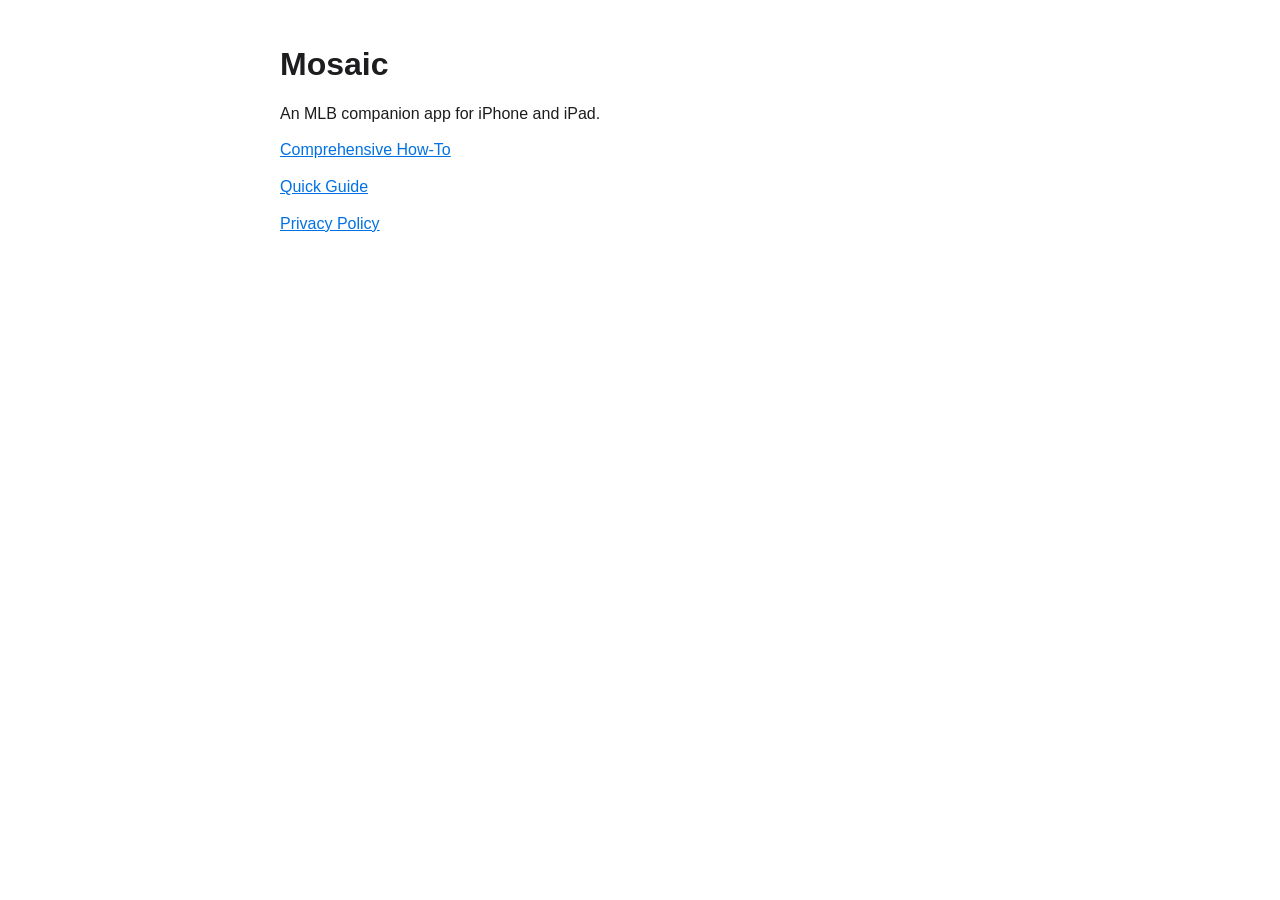
<file: index.html>
<!DOCTYPE html>
<html lang="en">
<head>
<meta charset="UTF-8">
<meta name="viewport" content="width=device-width, initial-scale=1">
<title>Mosaic</title>
<style>
body { font-family: -apple-system, BlinkMacSystemFont, 'SF Pro Text', Segoe UI, Roboto, sans-serif; max-width: 720px; margin: 2.5rem auto; padding: 0 1.25rem; color: #1d1d1f; line-height: 1.55; }
h1 { font-size: 2rem; margin-bottom: 0.25rem; }
p { margin: 0.75rem 0; }
a { color: #0071e3; }
</style>
</head>
<body>
<h1>Mosaic</h1>
<p>An MLB companion app for iPhone and iPad.</p>
<p><a href="./how-to.html">Comprehensive How-To</a></p>
<p><a href="./about.html">Quick Guide</a></p>
<p><a href="./privacy.html">Privacy Policy</a></p>
</body>
</html>
</file>
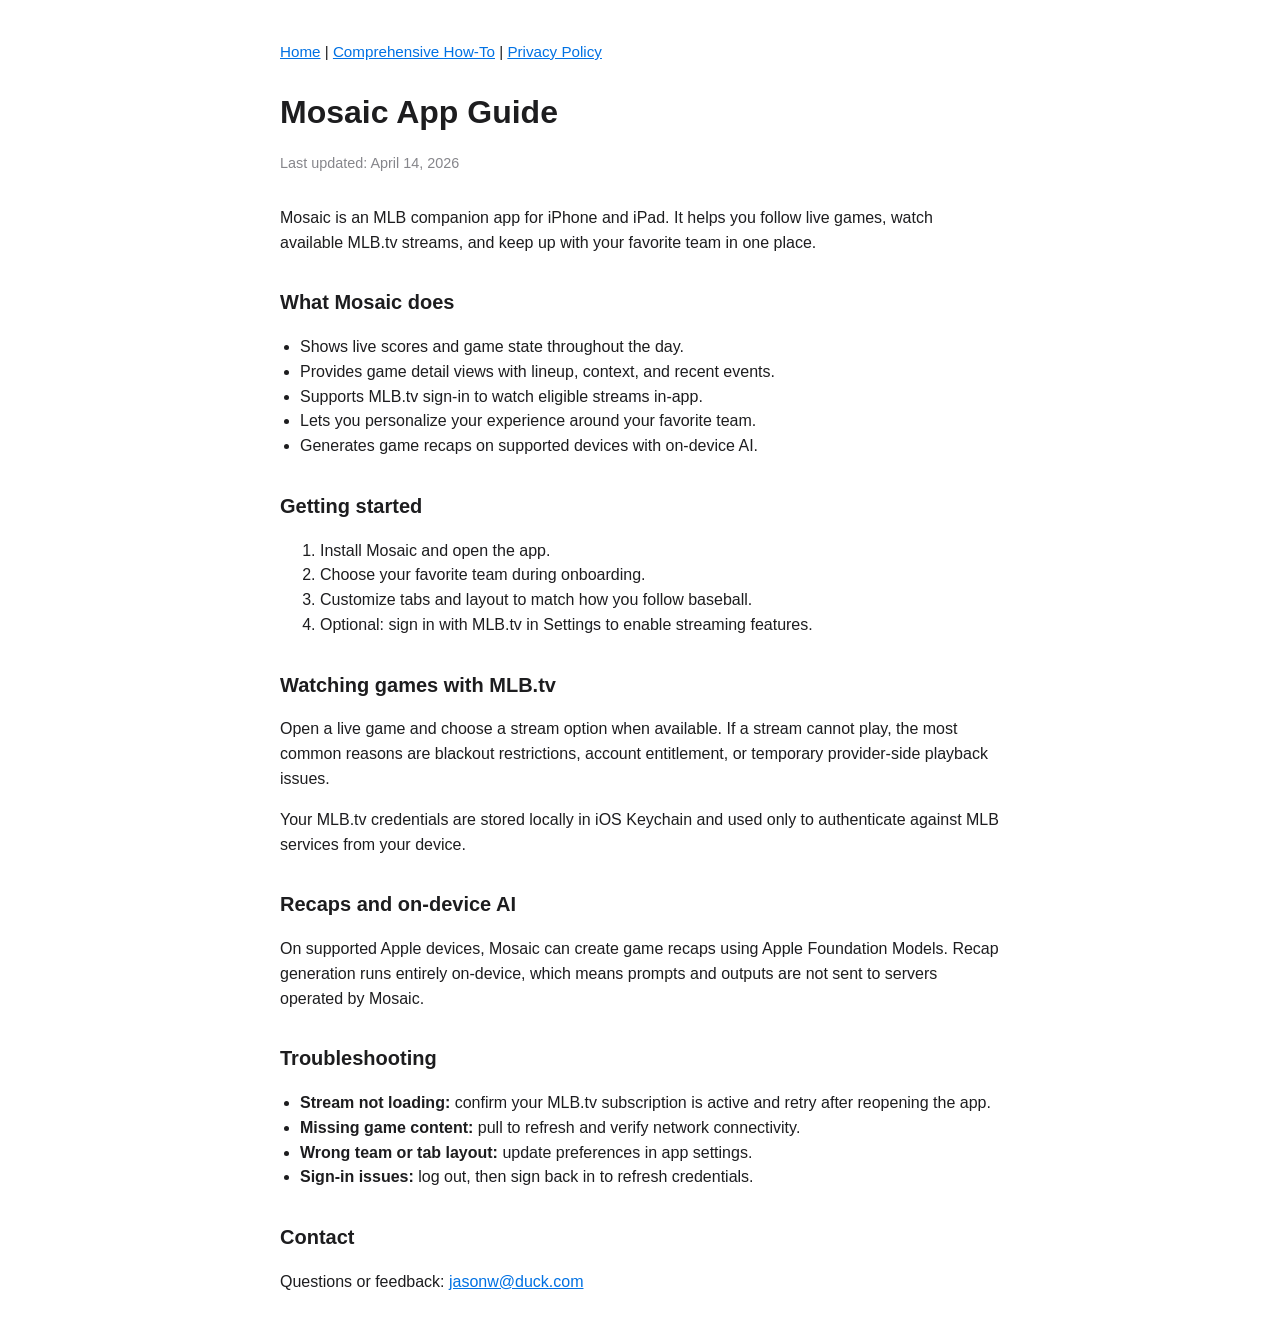
<file: about.html>
<!DOCTYPE html>
<html lang="en">
<head>
<meta charset="UTF-8">
<meta name="viewport" content="width=device-width, initial-scale=1">
<title>Mosaic - App Guide</title>
<style>
  body { font-family: -apple-system, BlinkMacSystemFont, 'SF Pro Text', Segoe UI, Roboto, sans-serif; max-width: 720px; margin: 2.5rem auto; padding: 0 1.25rem; color: #1d1d1f; line-height: 1.55; }
  h1 { font-size: 2rem; margin-bottom: 0.25rem; }
  h2 { font-size: 1.25rem; margin-top: 2rem; }
  .meta { color: #86868b; font-size: 0.9rem; margin-bottom: 2rem; }
  .nav { margin-bottom: 1.5rem; font-size: 0.95rem; }
  a { color: #0071e3; }
  code { background: #f5f5f7; padding: 0.1em 0.3em; border-radius: 4px; font-size: 0.92em; }
  ul { padding-left: 1.25rem; }
</style>
</head>
<body>
<p class="nav"><a href="./index.html">Home</a> | <a href="./how-to.html">Comprehensive How-To</a> | <a href="./privacy.html">Privacy Policy</a></p>

<h1>Mosaic App Guide</h1>
<p class="meta">Last updated: April 14, 2026</p>

<p>Mosaic is an MLB companion app for iPhone and iPad. It helps you follow live games, watch available MLB.tv streams, and keep up with your favorite team in one place.</p>

<h2>What Mosaic does</h2>
<ul>
  <li>Shows live scores and game state throughout the day.</li>
  <li>Provides game detail views with lineup, context, and recent events.</li>
  <li>Supports MLB.tv sign-in to watch eligible streams in-app.</li>
  <li>Lets you personalize your experience around your favorite team.</li>
  <li>Generates game recaps on supported devices with on-device AI.</li>
</ul>

<h2>Getting started</h2>
<ol>
  <li>Install Mosaic and open the app.</li>
  <li>Choose your favorite team during onboarding.</li>
  <li>Customize tabs and layout to match how you follow baseball.</li>
  <li>Optional: sign in with MLB.tv in Settings to enable streaming features.</li>
</ol>

<h2>Watching games with MLB.tv</h2>
<p>Open a live game and choose a stream option when available. If a stream cannot play, the most common reasons are blackout restrictions, account entitlement, or temporary provider-side playback issues.</p>
<p>Your MLB.tv credentials are stored locally in iOS Keychain and used only to authenticate against MLB services from your device.</p>

<h2>Recaps and on-device AI</h2>
<p>On supported Apple devices, Mosaic can create game recaps using Apple Foundation Models. Recap generation runs entirely on-device, which means prompts and outputs are not sent to servers operated by Mosaic.</p>

<h2>Troubleshooting</h2>
<ul>
  <li><strong>Stream not loading:</strong> confirm your MLB.tv subscription is active and retry after reopening the app.</li>
  <li><strong>Missing game content:</strong> pull to refresh and verify network connectivity.</li>
  <li><strong>Wrong team or tab layout:</strong> update preferences in app settings.</li>
  <li><strong>Sign-in issues:</strong> log out, then sign back in to refresh credentials.</li>
</ul>

<h2>Contact</h2>
<p>Questions or feedback: <a href="mailto:jasonw@duck.com">jasonw@duck.com</a></p>
</body>
</html>
</file>
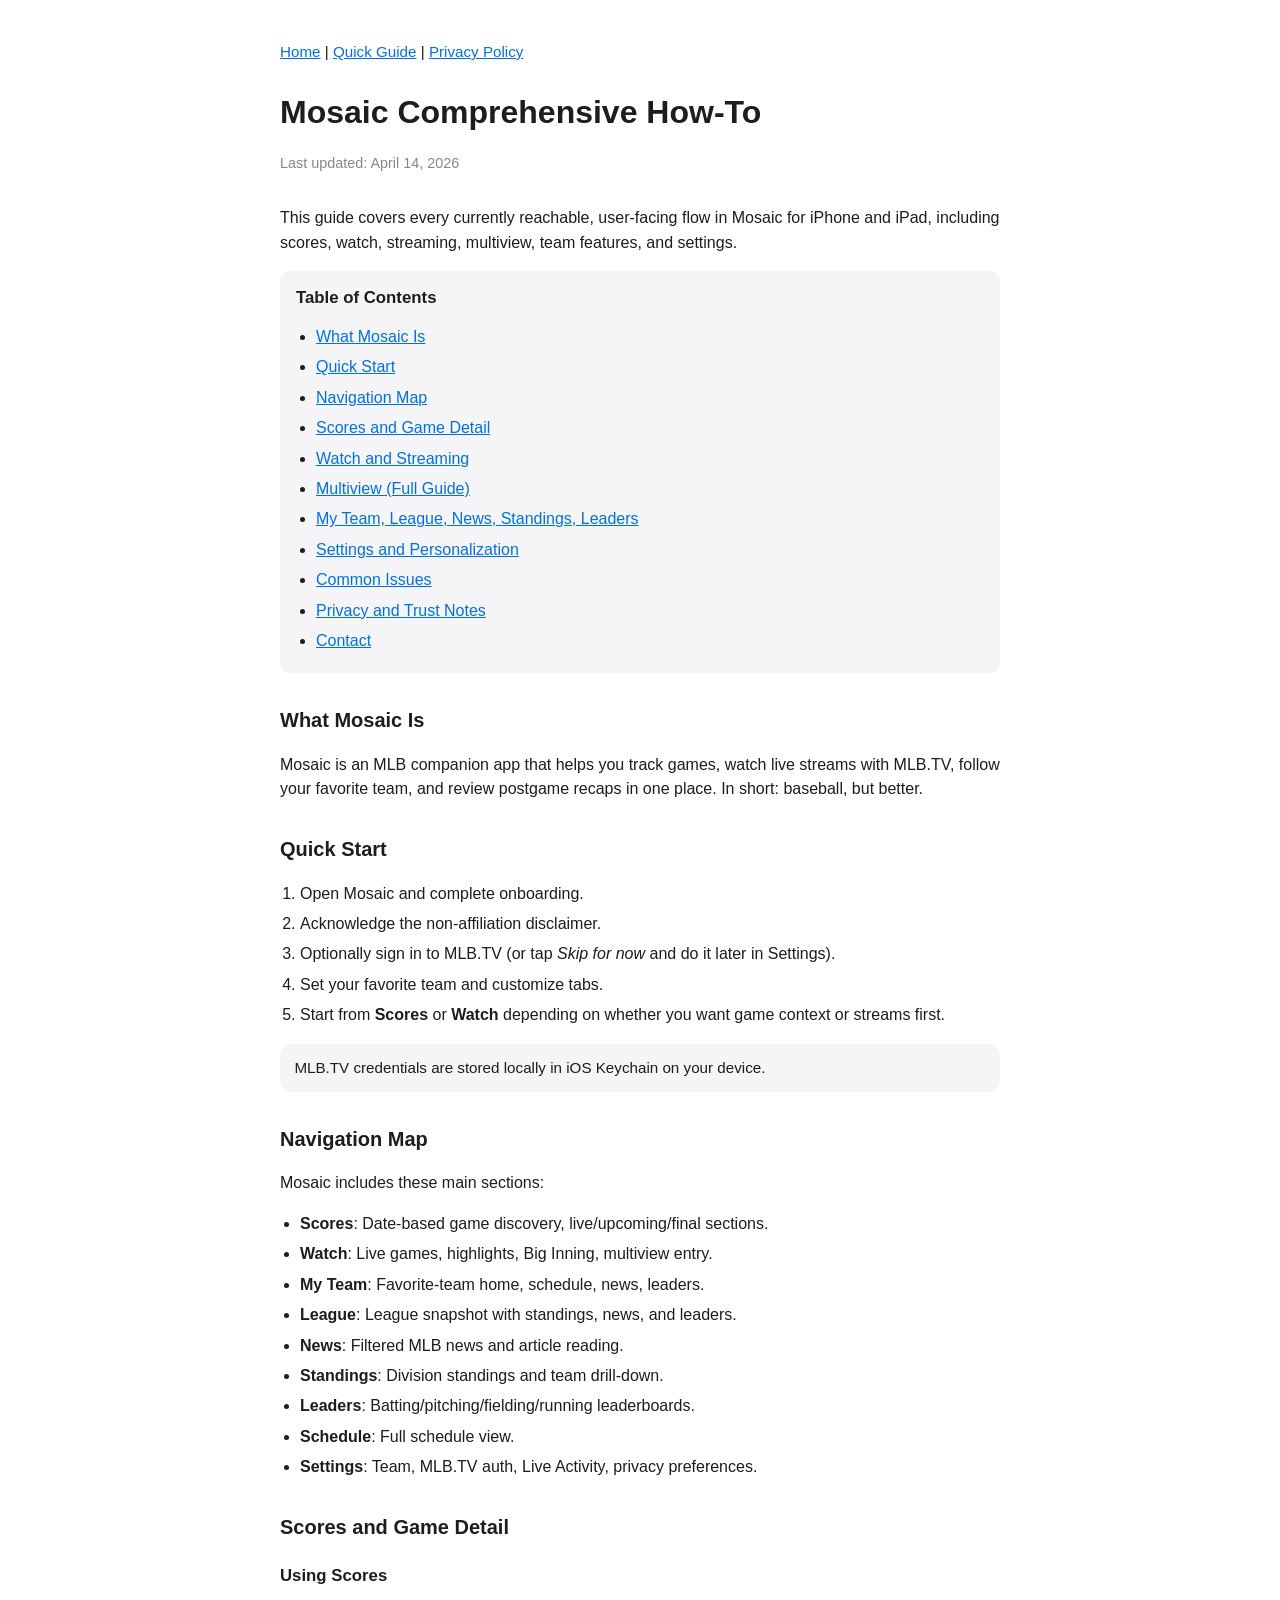
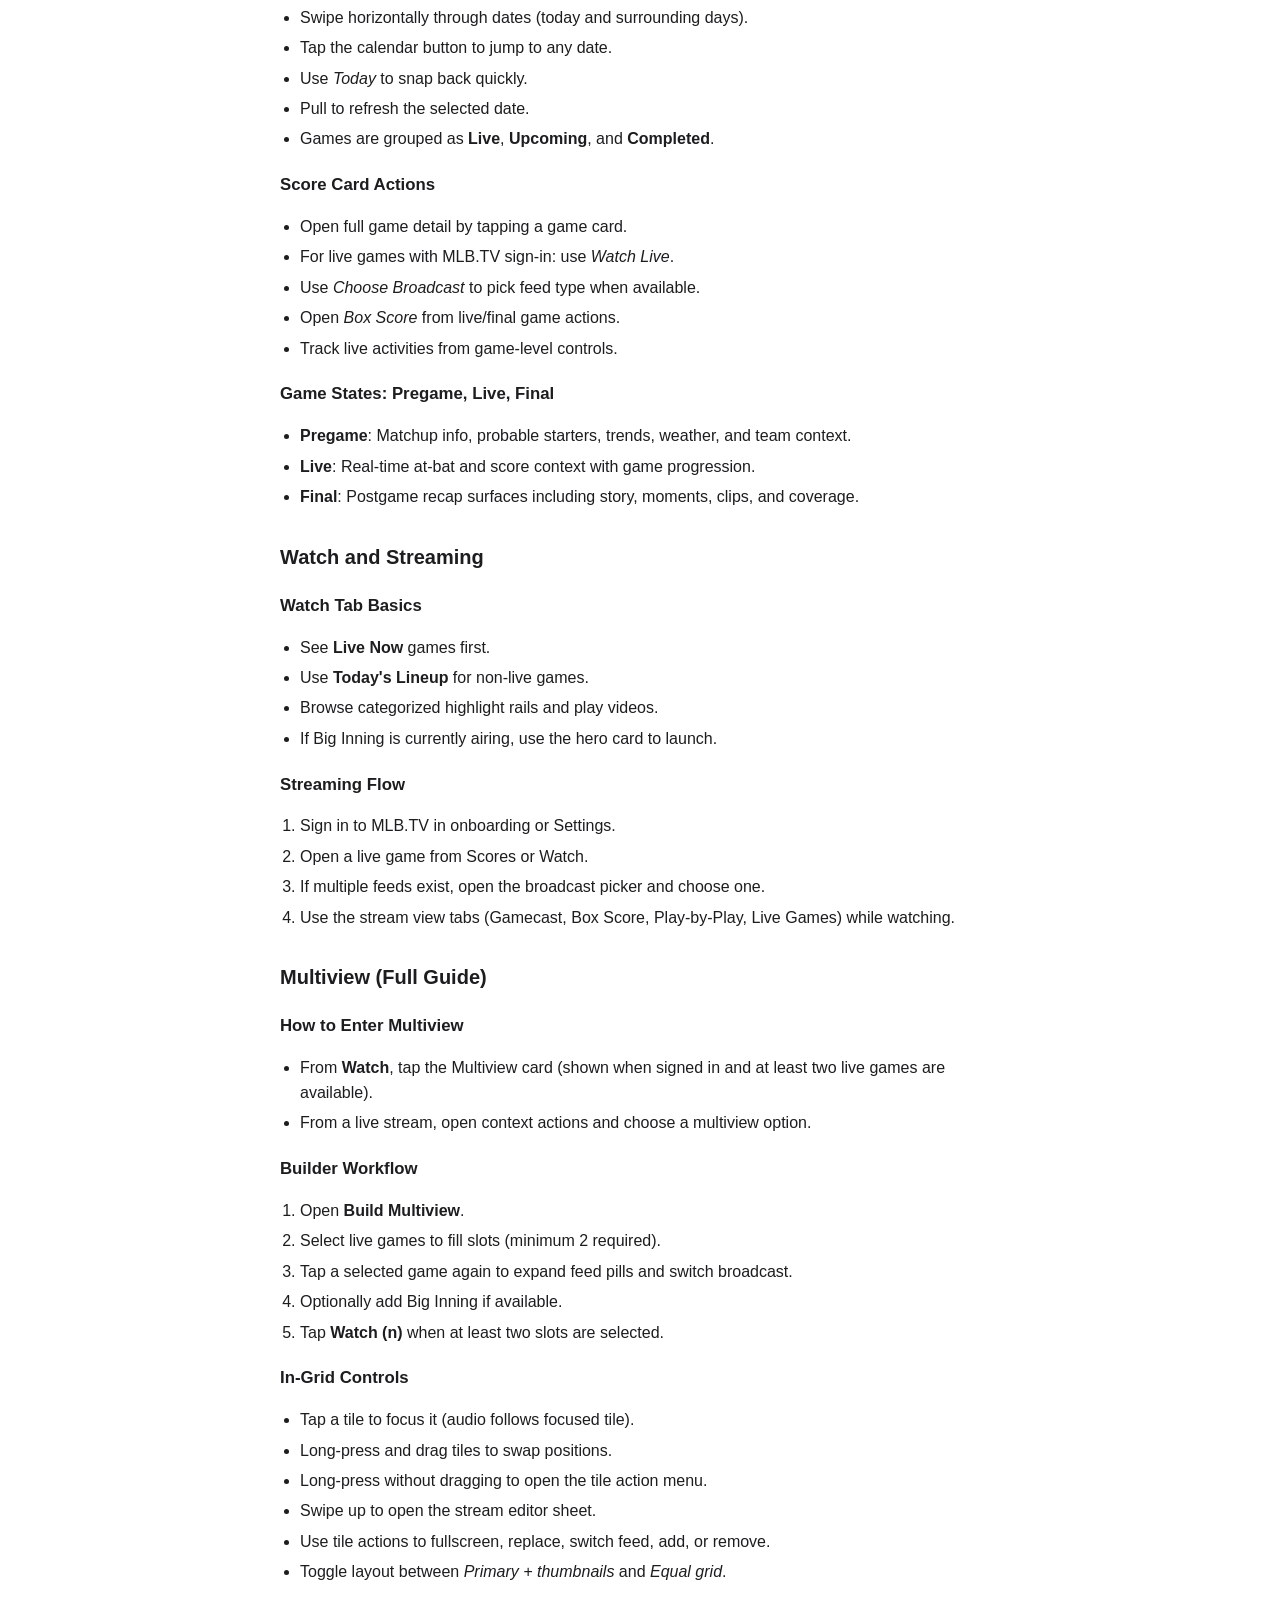
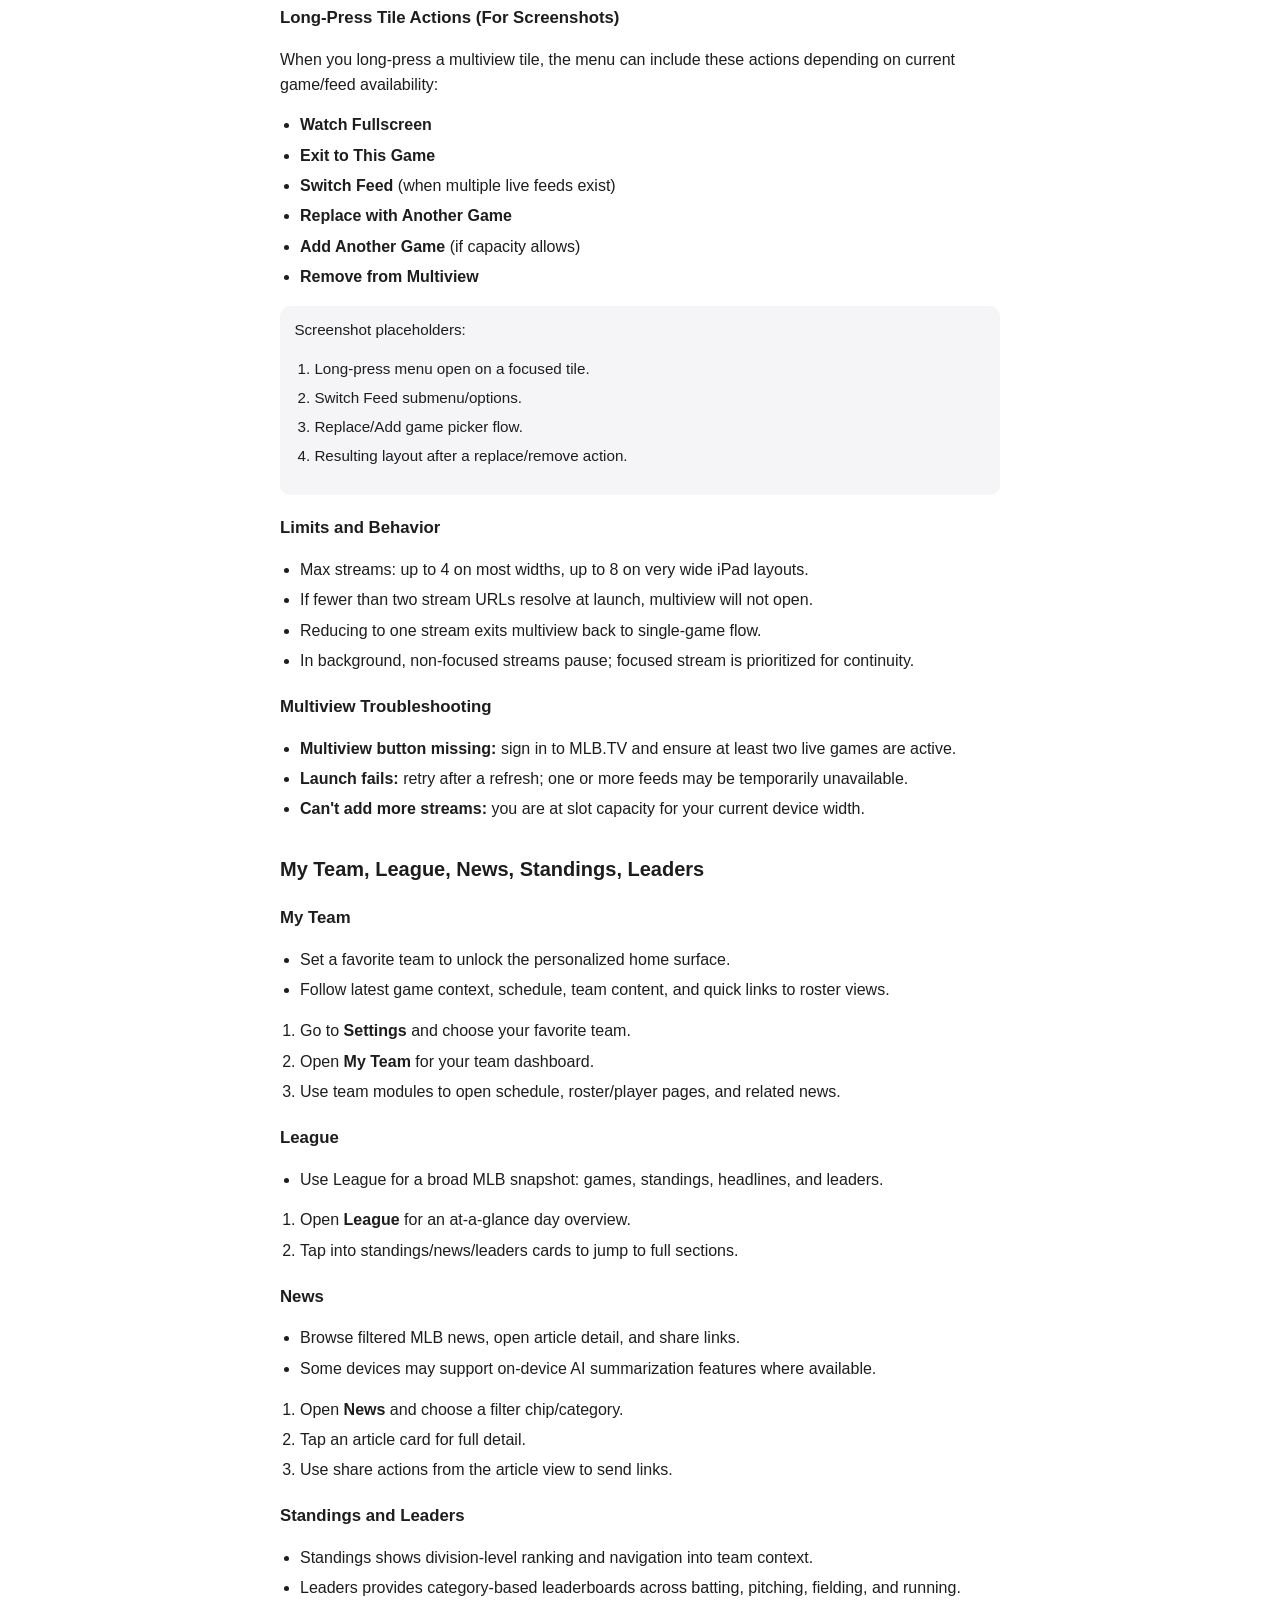
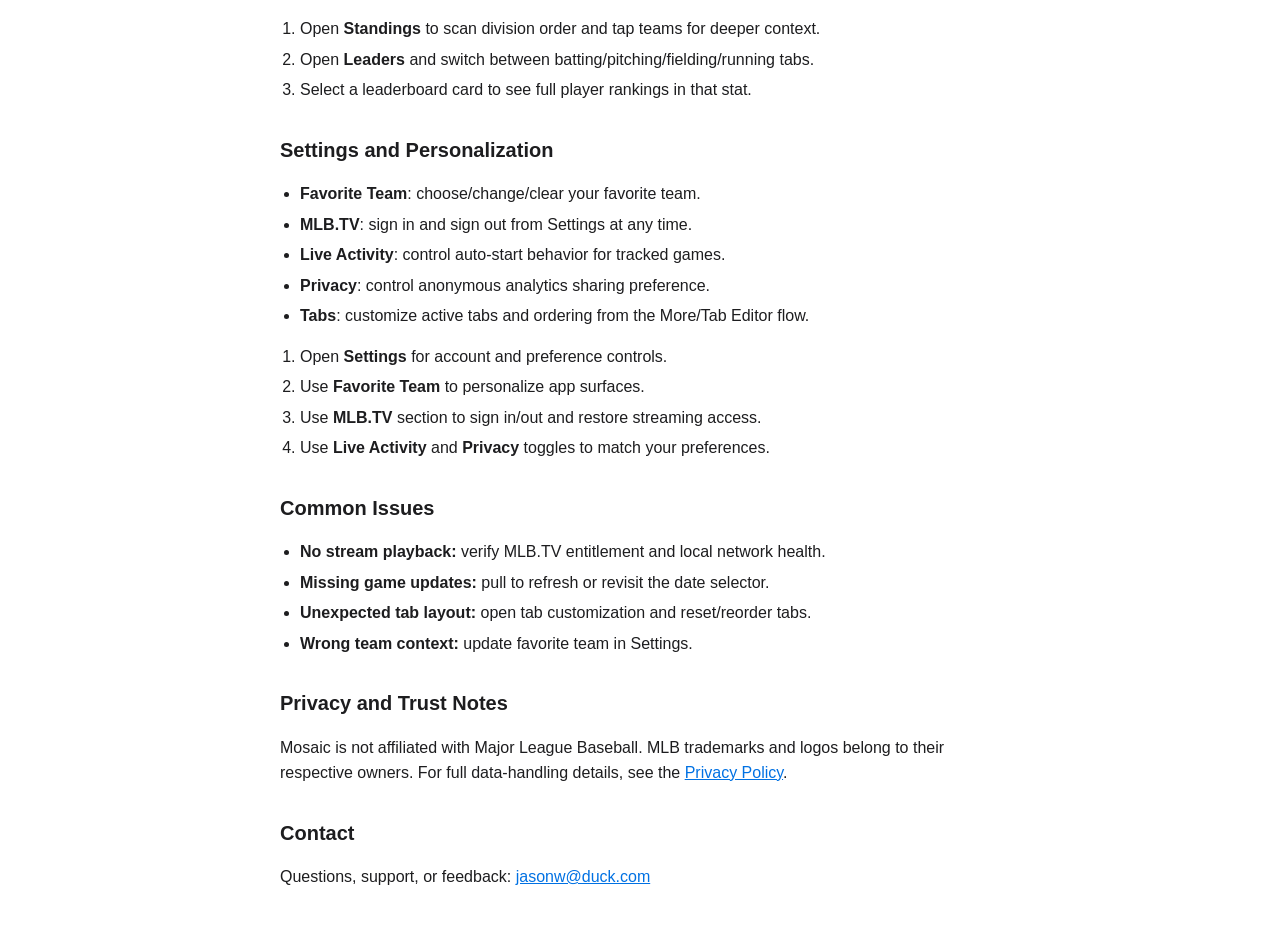
<file: how-to.html>
<!DOCTYPE html>
<html lang="en">
<head>
<meta charset="UTF-8">
<meta name="viewport" content="width=device-width, initial-scale=1">
<title>Mosaic - Comprehensive How-To</title>
<style>
  body { font-family: -apple-system, BlinkMacSystemFont, 'SF Pro Text', Segoe UI, Roboto, sans-serif; max-width: 720px; margin: 2.5rem auto; padding: 0 1.25rem; color: #1d1d1f; line-height: 1.55; }
  h1 { font-size: 2rem; margin-bottom: 0.25rem; }
  h2 { font-size: 1.25rem; margin-top: 2rem; }
  h3 { font-size: 1.05rem; margin-top: 1.25rem; }
  .meta { color: #86868b; font-size: 0.9rem; margin-bottom: 2rem; }
  .nav { margin-bottom: 1.5rem; font-size: 0.95rem; }
  .note { background: #f5f5f7; border-radius: 10px; padding: 0.75rem 0.9rem; font-size: 0.95rem; }
  .toc { background: #f5f5f7; border-radius: 10px; padding: 0.85rem 1rem; margin: 1rem 0 1.5rem; }
  .toc h2 { margin-top: 0; font-size: 1.05rem; }
  .toc ul { margin: 0; }
  a { color: #0071e3; }
  code { background: #f5f5f7; padding: 0.1em 0.3em; border-radius: 4px; font-size: 0.92em; }
  ul, ol { padding-left: 1.25rem; }
  li { margin: 0.35rem 0; }
</style>
</head>
<body>
<p class="nav"><a href="./index.html">Home</a> | <a href="./about.html">Quick Guide</a> | <a href="./privacy.html">Privacy Policy</a></p>

<h1>Mosaic Comprehensive How-To</h1>
<p class="meta">Last updated: April 14, 2026</p>

<p>This guide covers every currently reachable, user-facing flow in Mosaic for iPhone and iPad, including scores, watch, streaming, multiview, team features, and settings.</p>

<div class="toc">
  <h2>Table of Contents</h2>
  <ul>
    <li><a href="#what-mosaic-is">What Mosaic Is</a></li>
    <li><a href="#quick-start">Quick Start</a></li>
    <li><a href="#navigation-map">Navigation Map</a></li>
    <li><a href="#scores-and-game-detail">Scores and Game Detail</a></li>
    <li><a href="#watch-and-streaming">Watch and Streaming</a></li>
    <li><a href="#multiview">Multiview (Full Guide)</a></li>
    <li><a href="#my-team-league-news-standings-leaders">My Team, League, News, Standings, Leaders</a></li>
    <li><a href="#settings-and-personalization">Settings and Personalization</a></li>
    <li><a href="#common-issues">Common Issues</a></li>
    <li><a href="#privacy-and-trust-notes">Privacy and Trust Notes</a></li>
    <li><a href="#contact">Contact</a></li>
  </ul>
</div>

<h2 id="what-mosaic-is">What Mosaic Is</h2>
<p>Mosaic is an MLB companion app that helps you track games, watch live streams with MLB.TV, follow your favorite team, and review postgame recaps in one place. In short: baseball, but better.</p>

<h2 id="quick-start">Quick Start</h2>
<ol>
  <li>Open Mosaic and complete onboarding.</li>
  <li>Acknowledge the non-affiliation disclaimer.</li>
  <li>Optionally sign in to MLB.TV (or tap <em>Skip for now</em> and do it later in Settings).</li>
  <li>Set your favorite team and customize tabs.</li>
  <li>Start from <strong>Scores</strong> or <strong>Watch</strong> depending on whether you want game context or streams first.</li>
</ol>

<div class="note">
  MLB.TV credentials are stored locally in iOS Keychain on your device.
</div>

<h2 id="navigation-map">Navigation Map</h2>
<p>Mosaic includes these main sections:</p>
<ul>
  <li><strong>Scores</strong>: Date-based game discovery, live/upcoming/final sections.</li>
  <li><strong>Watch</strong>: Live games, highlights, Big Inning, multiview entry.</li>
  <li><strong>My Team</strong>: Favorite-team home, schedule, news, leaders.</li>
  <li><strong>League</strong>: League snapshot with standings, news, and leaders.</li>
  <li><strong>News</strong>: Filtered MLB news and article reading.</li>
  <li><strong>Standings</strong>: Division standings and team drill-down.</li>
  <li><strong>Leaders</strong>: Batting/pitching/fielding/running leaderboards.</li>
  <li><strong>Schedule</strong>: Full schedule view.</li>
  <li><strong>Settings</strong>: Team, MLB.TV auth, Live Activity, privacy preferences.</li>
</ul>

<h2 id="scores-and-game-detail">Scores and Game Detail</h2>

<h3>Using Scores</h3>
<ul>
  <li>Swipe horizontally through dates (today and surrounding days).</li>
  <li>Tap the calendar button to jump to any date.</li>
  <li>Use <em>Today</em> to snap back quickly.</li>
  <li>Pull to refresh the selected date.</li>
  <li>Games are grouped as <strong>Live</strong>, <strong>Upcoming</strong>, and <strong>Completed</strong>.</li>
</ul>

<h3>Score Card Actions</h3>
<ul>
  <li>Open full game detail by tapping a game card.</li>
  <li>For live games with MLB.TV sign-in: use <em>Watch Live</em>.</li>
  <li>Use <em>Choose Broadcast</em> to pick feed type when available.</li>
  <li>Open <em>Box Score</em> from live/final game actions.</li>
  <li>Track live activities from game-level controls.</li>
</ul>

<h3>Game States: Pregame, Live, Final</h3>
<ul>
  <li><strong>Pregame</strong>: Matchup info, probable starters, trends, weather, and team context.</li>
  <li><strong>Live</strong>: Real-time at-bat and score context with game progression.</li>
  <li><strong>Final</strong>: Postgame recap surfaces including story, moments, clips, and coverage.</li>
</ul>

<h2 id="watch-and-streaming">Watch and Streaming</h2>

<h3>Watch Tab Basics</h3>
<ul>
  <li>See <strong>Live Now</strong> games first.</li>
  <li>Use <strong>Today&apos;s Lineup</strong> for non-live games.</li>
  <li>Browse categorized highlight rails and play videos.</li>
  <li>If Big Inning is currently airing, use the hero card to launch.</li>
</ul>

<h3>Streaming Flow</h3>
<ol>
  <li>Sign in to MLB.TV in onboarding or Settings.</li>
  <li>Open a live game from Scores or Watch.</li>
  <li>If multiple feeds exist, open the broadcast picker and choose one.</li>
  <li>Use the stream view tabs (Gamecast, Box Score, Play-by-Play, Live Games) while watching.</li>
</ol>

<h2 id="multiview">Multiview (Full Guide)</h2>

<h3>How to Enter Multiview</h3>
<ul>
  <li>From <strong>Watch</strong>, tap the Multiview card (shown when signed in and at least two live games are available).</li>
  <li>From a live stream, open context actions and choose a multiview option.</li>
</ul>

<h3>Builder Workflow</h3>
<ol>
  <li>Open <strong>Build Multiview</strong>.</li>
  <li>Select live games to fill slots (minimum 2 required).</li>
  <li>Tap a selected game again to expand feed pills and switch broadcast.</li>
  <li>Optionally add Big Inning if available.</li>
  <li>Tap <strong>Watch (n)</strong> when at least two slots are selected.</li>
</ol>

<h3>In-Grid Controls</h3>
<ul>
  <li>Tap a tile to focus it (audio follows focused tile).</li>
  <li>Long-press and drag tiles to swap positions.</li>
  <li>Long-press without dragging to open the tile action menu.</li>
  <li>Swipe up to open the stream editor sheet.</li>
  <li>Use tile actions to fullscreen, replace, switch feed, add, or remove.</li>
  <li>Toggle layout between <em>Primary + thumbnails</em> and <em>Equal grid</em>.</li>
</ul>

<h3>Long-Press Tile Actions (For Screenshots)</h3>
<p>When you long-press a multiview tile, the menu can include these actions depending on current game/feed availability:</p>
<ul>
  <li><strong>Watch Fullscreen</strong></li>
  <li><strong>Exit to This Game</strong></li>
  <li><strong>Switch Feed</strong> (when multiple live feeds exist)</li>
  <li><strong>Replace with Another Game</strong></li>
  <li><strong>Add Another Game</strong> (if capacity allows)</li>
  <li><strong>Remove from Multiview</strong></li>
</ul>
<div class="note">
  Screenshot placeholders:
  <ol>
    <li>Long-press menu open on a focused tile.</li>
    <li>Switch Feed submenu/options.</li>
    <li>Replace/Add game picker flow.</li>
    <li>Resulting layout after a replace/remove action.</li>
  </ol>
</div>

<h3>Limits and Behavior</h3>
<ul>
  <li>Max streams: up to 4 on most widths, up to 8 on very wide iPad layouts.</li>
  <li>If fewer than two stream URLs resolve at launch, multiview will not open.</li>
  <li>Reducing to one stream exits multiview back to single-game flow.</li>
  <li>In background, non-focused streams pause; focused stream is prioritized for continuity.</li>
</ul>

<h3>Multiview Troubleshooting</h3>
<ul>
  <li><strong>Multiview button missing:</strong> sign in to MLB.TV and ensure at least two live games are active.</li>
  <li><strong>Launch fails:</strong> retry after a refresh; one or more feeds may be temporarily unavailable.</li>
  <li><strong>Can&apos;t add more streams:</strong> you are at slot capacity for your current device width.</li>
</ul>

<h2 id="my-team-league-news-standings-leaders">My Team, League, News, Standings, Leaders</h2>

<h3>My Team</h3>
<ul>
  <li>Set a favorite team to unlock the personalized home surface.</li>
  <li>Follow latest game context, schedule, team content, and quick links to roster views.</li>
</ul>
<ol>
  <li>Go to <strong>Settings</strong> and choose your favorite team.</li>
  <li>Open <strong>My Team</strong> for your team dashboard.</li>
  <li>Use team modules to open schedule, roster/player pages, and related news.</li>
</ol>

<h3>League</h3>
<ul>
  <li>Use League for a broad MLB snapshot: games, standings, headlines, and leaders.</li>
</ul>
<ol>
  <li>Open <strong>League</strong> for an at-a-glance day overview.</li>
  <li>Tap into standings/news/leaders cards to jump to full sections.</li>
</ol>

<h3>News</h3>
<ul>
  <li>Browse filtered MLB news, open article detail, and share links.</li>
  <li>Some devices may support on-device AI summarization features where available.</li>
</ul>
<ol>
  <li>Open <strong>News</strong> and choose a filter chip/category.</li>
  <li>Tap an article card for full detail.</li>
  <li>Use share actions from the article view to send links.</li>
</ol>

<h3>Standings and Leaders</h3>
<ul>
  <li>Standings shows division-level ranking and navigation into team context.</li>
  <li>Leaders provides category-based leaderboards across batting, pitching, fielding, and running.</li>
</ul>
<ol>
  <li>Open <strong>Standings</strong> to scan division order and tap teams for deeper context.</li>
  <li>Open <strong>Leaders</strong> and switch between batting/pitching/fielding/running tabs.</li>
  <li>Select a leaderboard card to see full player rankings in that stat.</li>
</ol>

<h2 id="settings-and-personalization">Settings and Personalization</h2>
<ul>
  <li><strong>Favorite Team</strong>: choose/change/clear your favorite team.</li>
  <li><strong>MLB.TV</strong>: sign in and sign out from Settings at any time.</li>
  <li><strong>Live Activity</strong>: control auto-start behavior for tracked games.</li>
  <li><strong>Privacy</strong>: control anonymous analytics sharing preference.</li>
  <li><strong>Tabs</strong>: customize active tabs and ordering from the More/Tab Editor flow.</li>
</ul>
<ol>
  <li>Open <strong>Settings</strong> for account and preference controls.</li>
  <li>Use <strong>Favorite Team</strong> to personalize app surfaces.</li>
  <li>Use <strong>MLB.TV</strong> section to sign in/out and restore streaming access.</li>
  <li>Use <strong>Live Activity</strong> and <strong>Privacy</strong> toggles to match your preferences.</li>
</ol>

<h2 id="common-issues">Common Issues</h2>
<ul>
  <li><strong>No stream playback:</strong> verify MLB.TV entitlement and local network health.</li>
  <li><strong>Missing game updates:</strong> pull to refresh or revisit the date selector.</li>
  <li><strong>Unexpected tab layout:</strong> open tab customization and reset/reorder tabs.</li>
  <li><strong>Wrong team context:</strong> update favorite team in Settings.</li>
</ul>

<h2 id="privacy-and-trust-notes">Privacy and Trust Notes</h2>
<p>Mosaic is not affiliated with Major League Baseball. MLB trademarks and logos belong to their respective owners. For full data-handling details, see the <a href="./privacy.html">Privacy Policy</a>.</p>

<h2 id="contact">Contact</h2>
<p>Questions, support, or feedback: <a href="mailto:jasonw@duck.com">jasonw@duck.com</a></p>
</body>
</html>
</file>
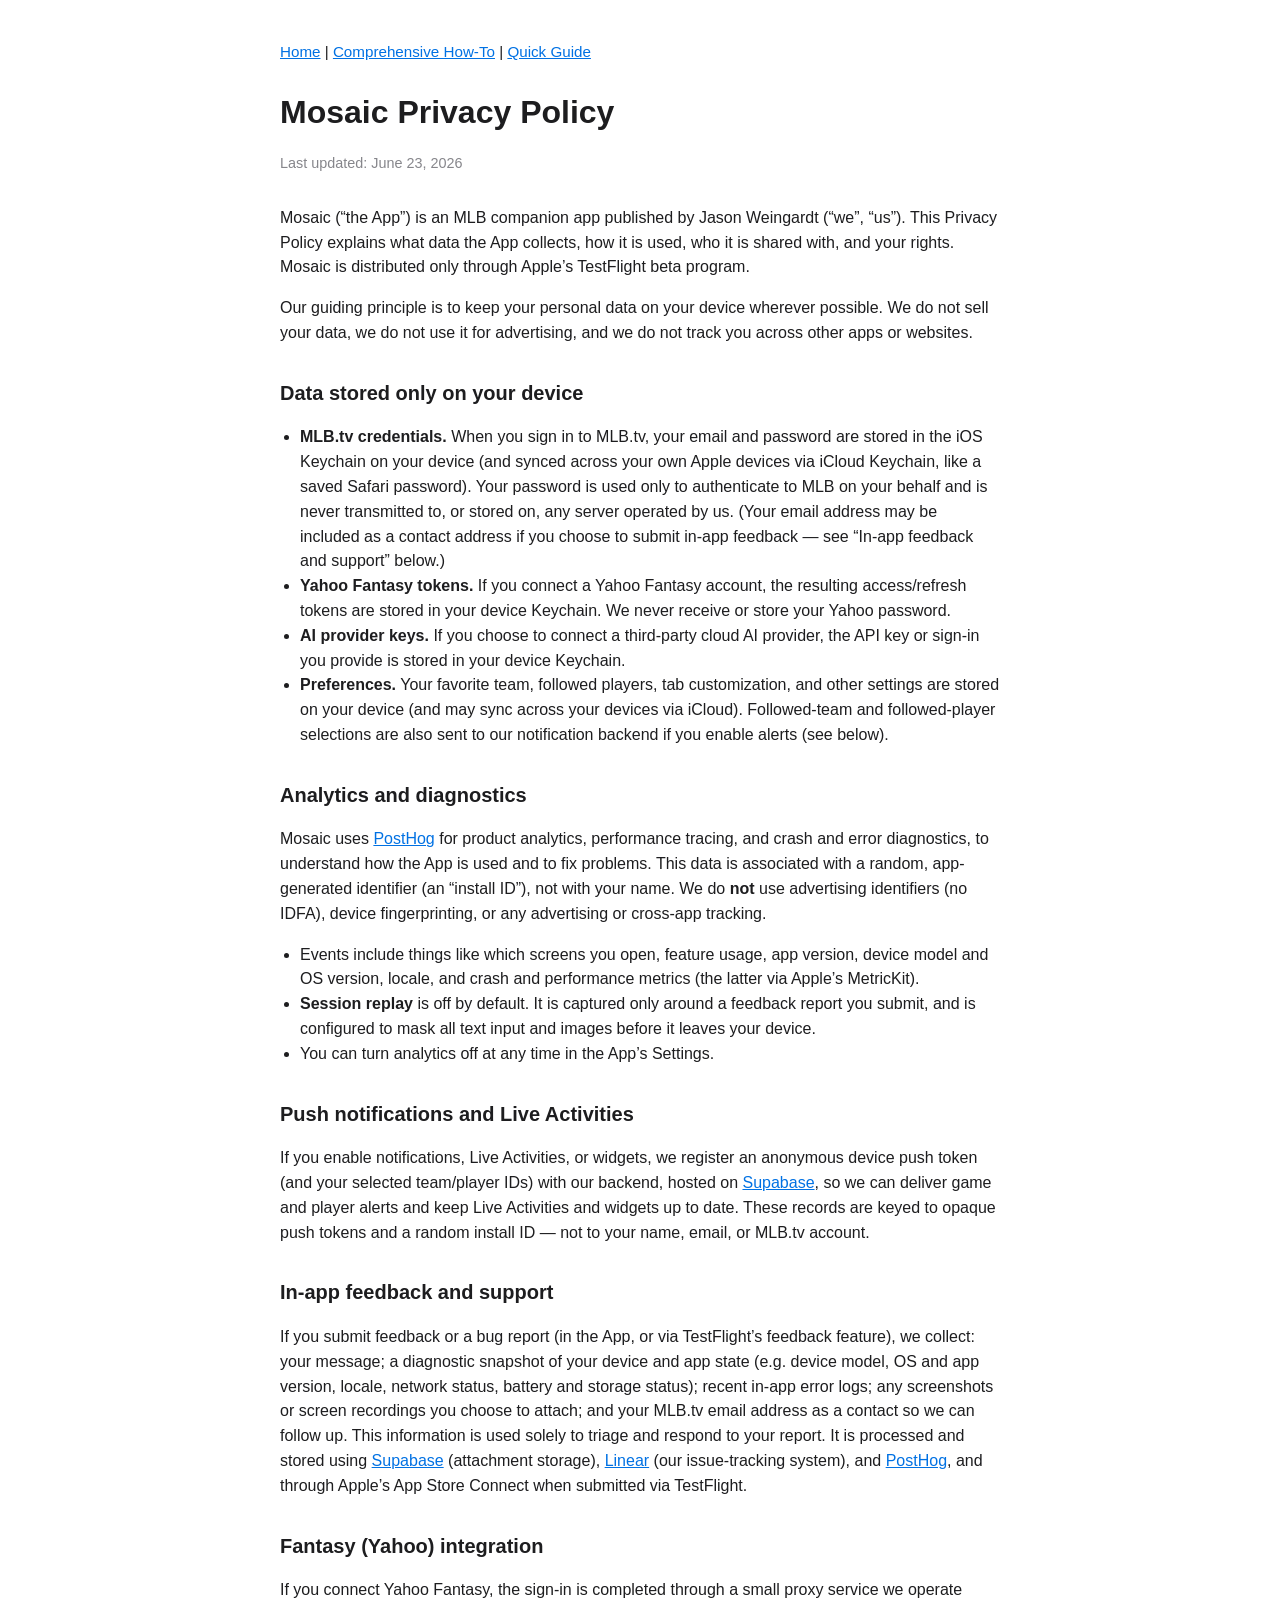
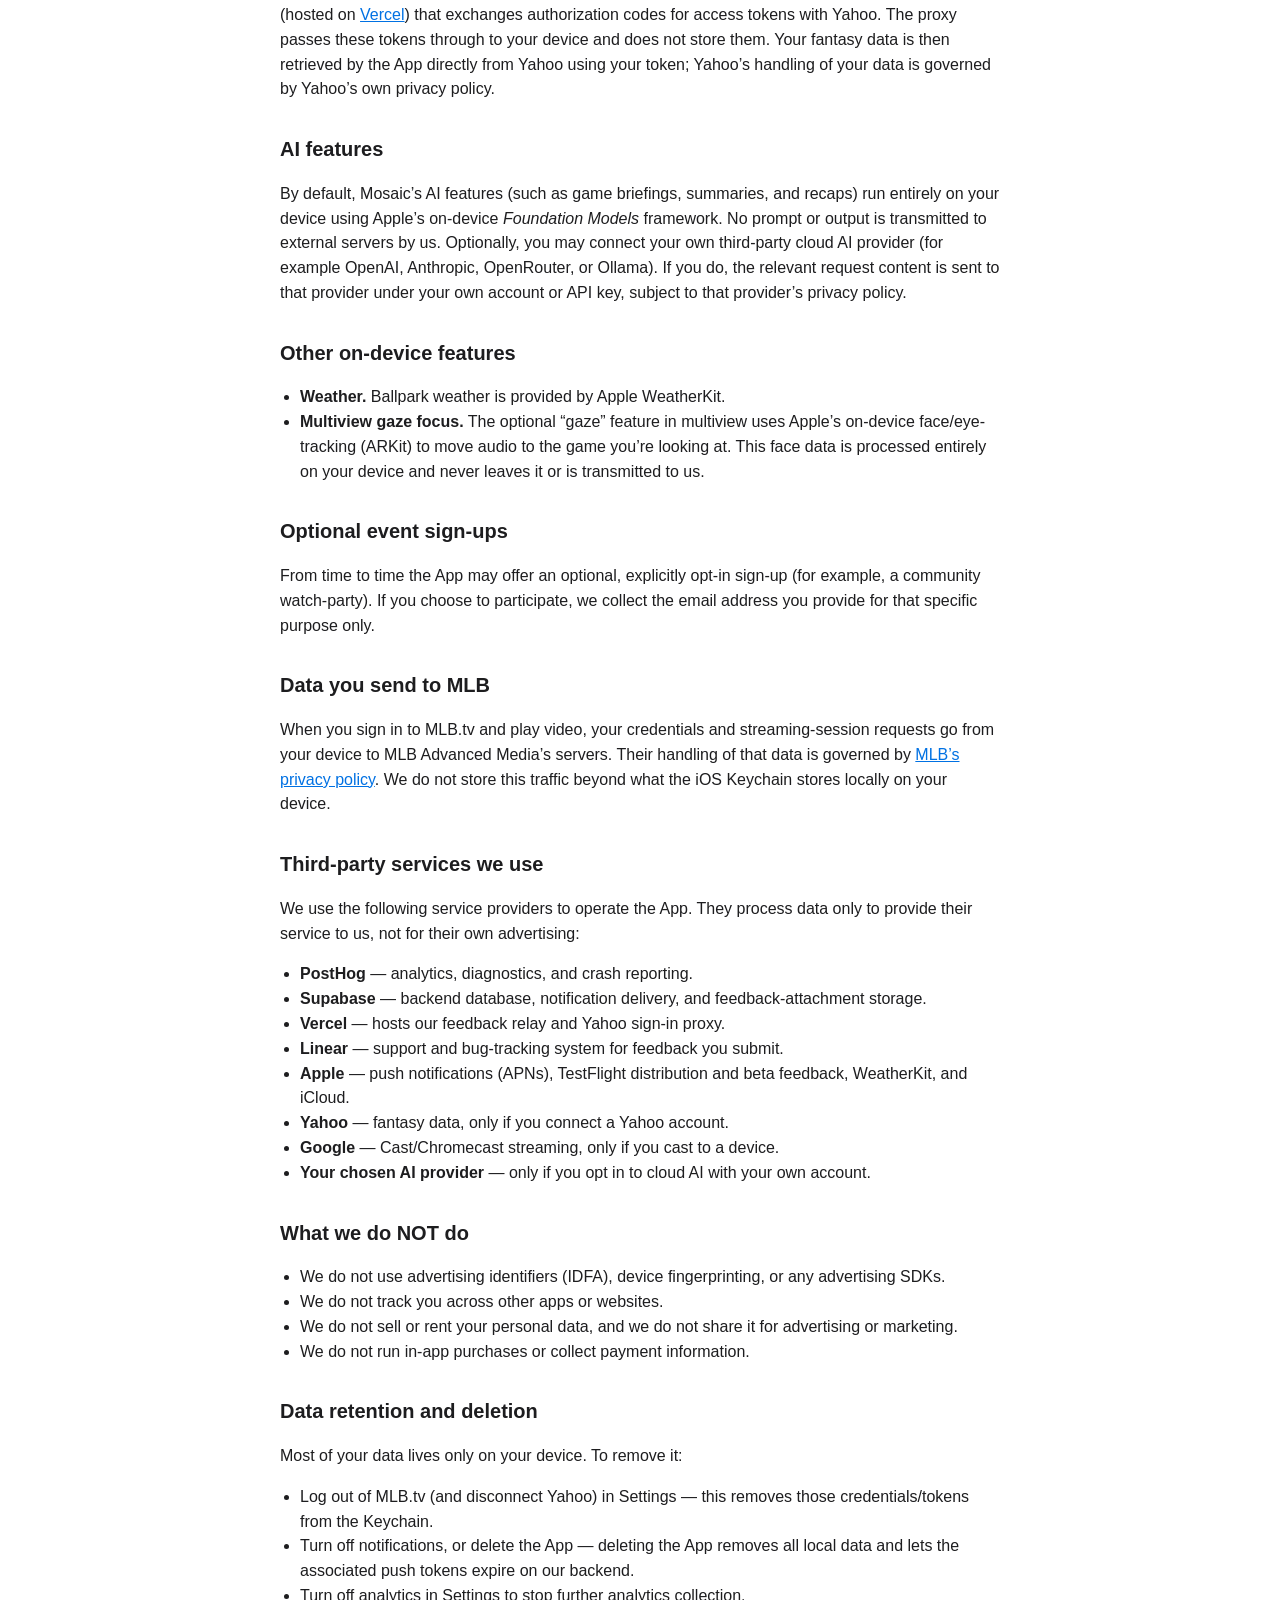
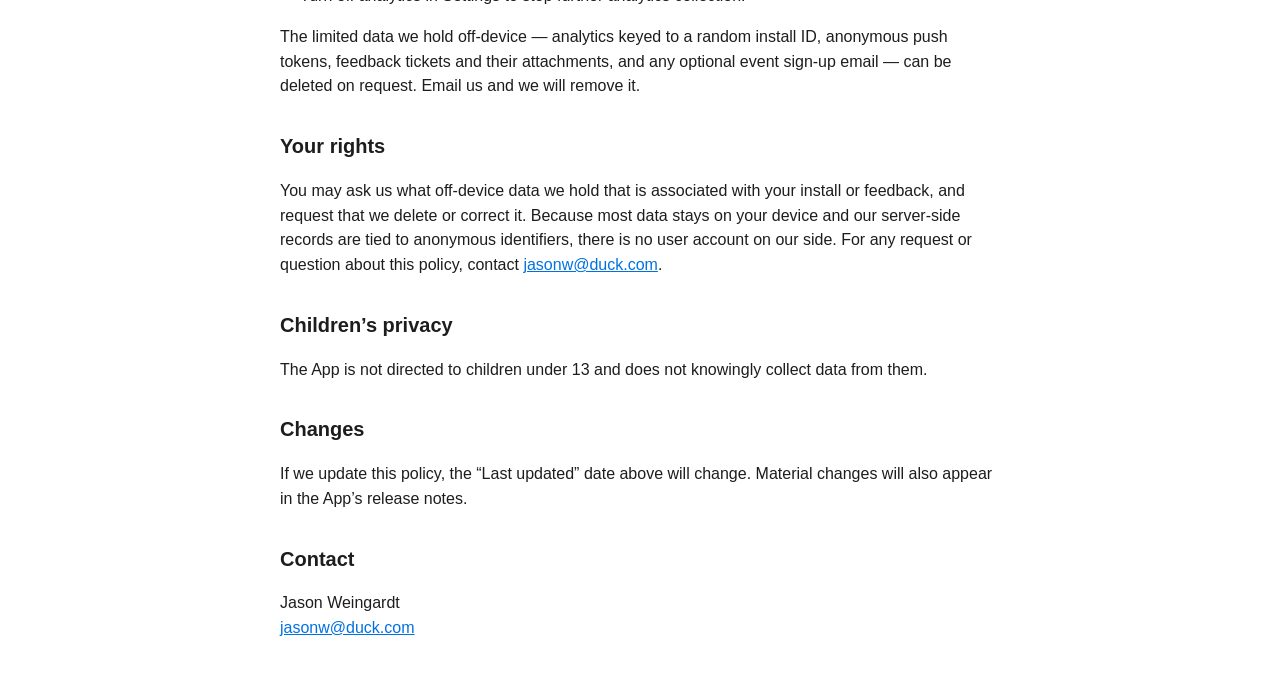
<file: privacy.html>
<!DOCTYPE html>
<html lang="en">
<head>
<meta charset="UTF-8">
<meta name="viewport" content="width=device-width, initial-scale=1">
<title>Mosaic — Privacy Policy</title>
<style>
  body { font-family: -apple-system, BlinkMacSystemFont, 'SF Pro Text', Segoe UI, Roboto, sans-serif; max-width: 720px; margin: 2.5rem auto; padding: 0 1.25rem; color: #1d1d1f; line-height: 1.55; }
  h1 { font-size: 2rem; margin-bottom: 0.25rem; }
  h2 { font-size: 1.25rem; margin-top: 2rem; }
  .meta { color: #86868b; font-size: 0.9rem; margin-bottom: 2rem; }
  .nav { margin-bottom: 1.5rem; font-size: 0.95rem; }
  a { color: #0071e3; }
  code { background: #f5f5f7; padding: 0.1em 0.3em; border-radius: 4px; font-size: 0.92em; }
  ul { padding-left: 1.25rem; }
</style>
</head>
<body>
<p class="nav"><a href="./index.html">Home</a> | <a href="./how-to.html">Comprehensive How-To</a> | <a href="./about.html">Quick Guide</a></p>

<h1>Mosaic Privacy Policy</h1>
<p class="meta">Last updated: June 23, 2026</p>

<p>Mosaic (&ldquo;the App&rdquo;) is an MLB companion app published by Jason Weingardt (&ldquo;we&rdquo;, &ldquo;us&rdquo;). This Privacy Policy explains what data the App collects, how it is used, who it is shared with, and your rights. Mosaic is distributed only through Apple&rsquo;s TestFlight beta program.</p>

<p>Our guiding principle is to keep your personal data on your device wherever possible. We do not sell your data, we do not use it for advertising, and we do not track you across other apps or websites.</p>

<h2>Data stored only on your device</h2>
<ul>
  <li><strong>MLB.tv credentials.</strong> When you sign in to MLB.tv, your email and password are stored in the iOS Keychain on your device (and synced across your own Apple devices via iCloud Keychain, like a saved Safari password). Your password is used only to authenticate to MLB on your behalf and is never transmitted to, or stored on, any server operated by us. (Your email address may be included as a contact address if you choose to submit in-app feedback — see &ldquo;In-app feedback and support&rdquo; below.)</li>
  <li><strong>Yahoo Fantasy tokens.</strong> If you connect a Yahoo Fantasy account, the resulting access/refresh tokens are stored in your device Keychain. We never receive or store your Yahoo password.</li>
  <li><strong>AI provider keys.</strong> If you choose to connect a third-party cloud AI provider, the API key or sign-in you provide is stored in your device Keychain.</li>
  <li><strong>Preferences.</strong> Your favorite team, followed players, tab customization, and other settings are stored on your device (and may sync across your devices via iCloud). Followed-team and followed-player selections are also sent to our notification backend if you enable alerts (see below).</li>
</ul>

<h2>Analytics and diagnostics</h2>
<p>Mosaic uses <a href="https://posthog.com/privacy">PostHog</a> for product analytics, performance tracing, and crash and error diagnostics, to understand how the App is used and to fix problems. This data is associated with a random, app-generated identifier (an &ldquo;install ID&rdquo;), not with your name. We do <strong>not</strong> use advertising identifiers (no IDFA), device fingerprinting, or any advertising or cross-app tracking.</p>
<ul>
  <li>Events include things like which screens you open, feature usage, app version, device model and OS version, locale, and crash and performance metrics (the latter via Apple&rsquo;s MetricKit).</li>
  <li><strong>Session replay</strong> is off by default. It is captured only around a feedback report you submit, and is configured to mask all text input and images before it leaves your device.</li>
  <li>You can turn analytics off at any time in the App&rsquo;s Settings.</li>
</ul>

<h2>Push notifications and Live Activities</h2>
<p>If you enable notifications, Live Activities, or widgets, we register an anonymous device push token (and your selected team/player IDs) with our backend, hosted on <a href="https://supabase.com/privacy">Supabase</a>, so we can deliver game and player alerts and keep Live Activities and widgets up to date. These records are keyed to opaque push tokens and a random install ID — not to your name, email, or MLB.tv account.</p>

<h2>In-app feedback and support</h2>
<p>If you submit feedback or a bug report (in the App, or via TestFlight&rsquo;s feedback feature), we collect: your message; a diagnostic snapshot of your device and app state (e.g. device model, OS and app version, locale, network status, battery and storage status); recent in-app error logs; any screenshots or screen recordings you choose to attach; and your MLB.tv email address as a contact so we can follow up. This information is used solely to triage and respond to your report. It is processed and stored using <a href="https://supabase.com/privacy">Supabase</a> (attachment storage), <a href="https://linear.app/privacy">Linear</a> (our issue-tracking system), and <a href="https://posthog.com/privacy">PostHog</a>, and through Apple&rsquo;s App Store Connect when submitted via TestFlight.</p>

<h2>Fantasy (Yahoo) integration</h2>
<p>If you connect Yahoo Fantasy, the sign-in is completed through a small proxy service we operate (hosted on <a href="https://vercel.com/legal/privacy-policy">Vercel</a>) that exchanges authorization codes for access tokens with Yahoo. The proxy passes these tokens through to your device and does not store them. Your fantasy data is then retrieved by the App directly from Yahoo using your token; Yahoo&rsquo;s handling of your data is governed by Yahoo&rsquo;s own privacy policy.</p>

<h2>AI features</h2>
<p>By default, Mosaic&rsquo;s AI features (such as game briefings, summaries, and recaps) run entirely on your device using Apple&rsquo;s on-device <em>Foundation Models</em> framework. No prompt or output is transmitted to external servers by us. Optionally, you may connect your own third-party cloud AI provider (for example OpenAI, Anthropic, OpenRouter, or Ollama). If you do, the relevant request content is sent to that provider under your own account or API key, subject to that provider&rsquo;s privacy policy.</p>

<h2>Other on-device features</h2>
<ul>
  <li><strong>Weather.</strong> Ballpark weather is provided by Apple WeatherKit.</li>
  <li><strong>Multiview gaze focus.</strong> The optional &ldquo;gaze&rdquo; feature in multiview uses Apple&rsquo;s on-device face/eye-tracking (ARKit) to move audio to the game you&rsquo;re looking at. This face data is processed entirely on your device and never leaves it or is transmitted to us.</li>
</ul>

<h2>Optional event sign-ups</h2>
<p>From time to time the App may offer an optional, explicitly opt-in sign-up (for example, a community watch-party). If you choose to participate, we collect the email address you provide for that specific purpose only.</p>

<h2>Data you send to MLB</h2>
<p>When you sign in to MLB.tv and play video, your credentials and streaming-session requests go from your device to MLB Advanced Media&rsquo;s servers. Their handling of that data is governed by <a href="https://www.mlb.com/official-information/privacy-policy">MLB&rsquo;s privacy policy</a>. We do not store this traffic beyond what the iOS Keychain stores locally on your device.</p>

<h2>Third-party services we use</h2>
<p>We use the following service providers to operate the App. They process data only to provide their service to us, not for their own advertising:</p>
<ul>
  <li><strong>PostHog</strong> — analytics, diagnostics, and crash reporting.</li>
  <li><strong>Supabase</strong> — backend database, notification delivery, and feedback-attachment storage.</li>
  <li><strong>Vercel</strong> — hosts our feedback relay and Yahoo sign-in proxy.</li>
  <li><strong>Linear</strong> — support and bug-tracking system for feedback you submit.</li>
  <li><strong>Apple</strong> — push notifications (APNs), TestFlight distribution and beta feedback, WeatherKit, and iCloud.</li>
  <li><strong>Yahoo</strong> — fantasy data, only if you connect a Yahoo account.</li>
  <li><strong>Google</strong> — Cast/Chromecast streaming, only if you cast to a device.</li>
  <li><strong>Your chosen AI provider</strong> — only if you opt in to cloud AI with your own account.</li>
</ul>

<h2>What we do NOT do</h2>
<ul>
  <li>We do not use advertising identifiers (IDFA), device fingerprinting, or any advertising SDKs.</li>
  <li>We do not track you across other apps or websites.</li>
  <li>We do not sell or rent your personal data, and we do not share it for advertising or marketing.</li>
  <li>We do not run in-app purchases or collect payment information.</li>
</ul>

<h2>Data retention and deletion</h2>
<p>Most of your data lives only on your device. To remove it:</p>
<ul>
  <li>Log out of MLB.tv (and disconnect Yahoo) in Settings — this removes those credentials/tokens from the Keychain.</li>
  <li>Turn off notifications, or delete the App — deleting the App removes all local data and lets the associated push tokens expire on our backend.</li>
  <li>Turn off analytics in Settings to stop further analytics collection.</li>
</ul>
<p>The limited data we hold off-device — analytics keyed to a random install ID, anonymous push tokens, feedback tickets and their attachments, and any optional event sign-up email — can be deleted on request. Email us and we will remove it.</p>

<h2>Your rights</h2>
<p>You may ask us what off-device data we hold that is associated with your install or feedback, and request that we delete or correct it. Because most data stays on your device and our server-side records are tied to anonymous identifiers, there is no user account on our side. For any request or question about this policy, contact <a href="mailto:jasonw@duck.com">jasonw@duck.com</a>.</p>

<h2>Children&rsquo;s privacy</h2>
<p>The App is not directed to children under 13 and does not knowingly collect data from them.</p>

<h2>Changes</h2>
<p>If we update this policy, the &ldquo;Last updated&rdquo; date above will change. Material changes will also appear in the App&rsquo;s release notes.</p>

<h2>Contact</h2>
<p>Jason Weingardt<br>
<a href="mailto:jasonw@duck.com">jasonw@duck.com</a></p>
</body>
</html>
</file>
